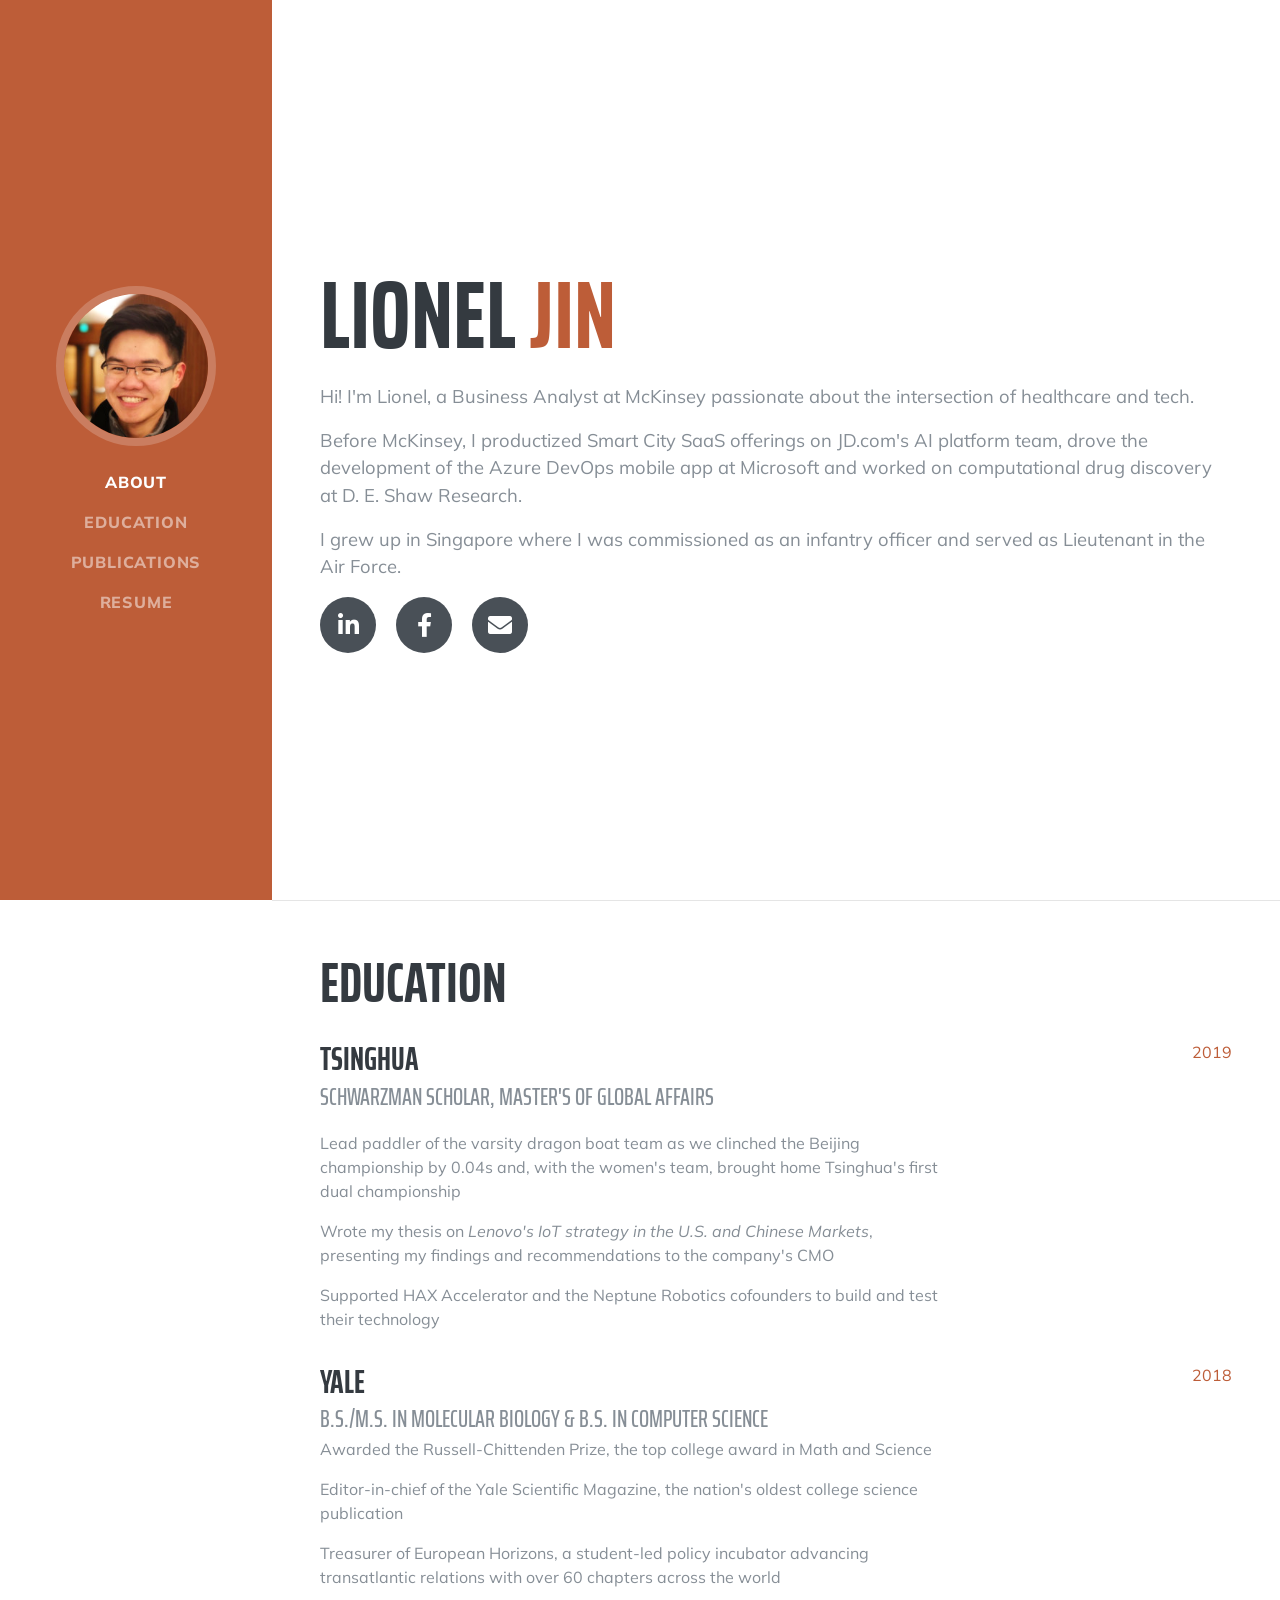
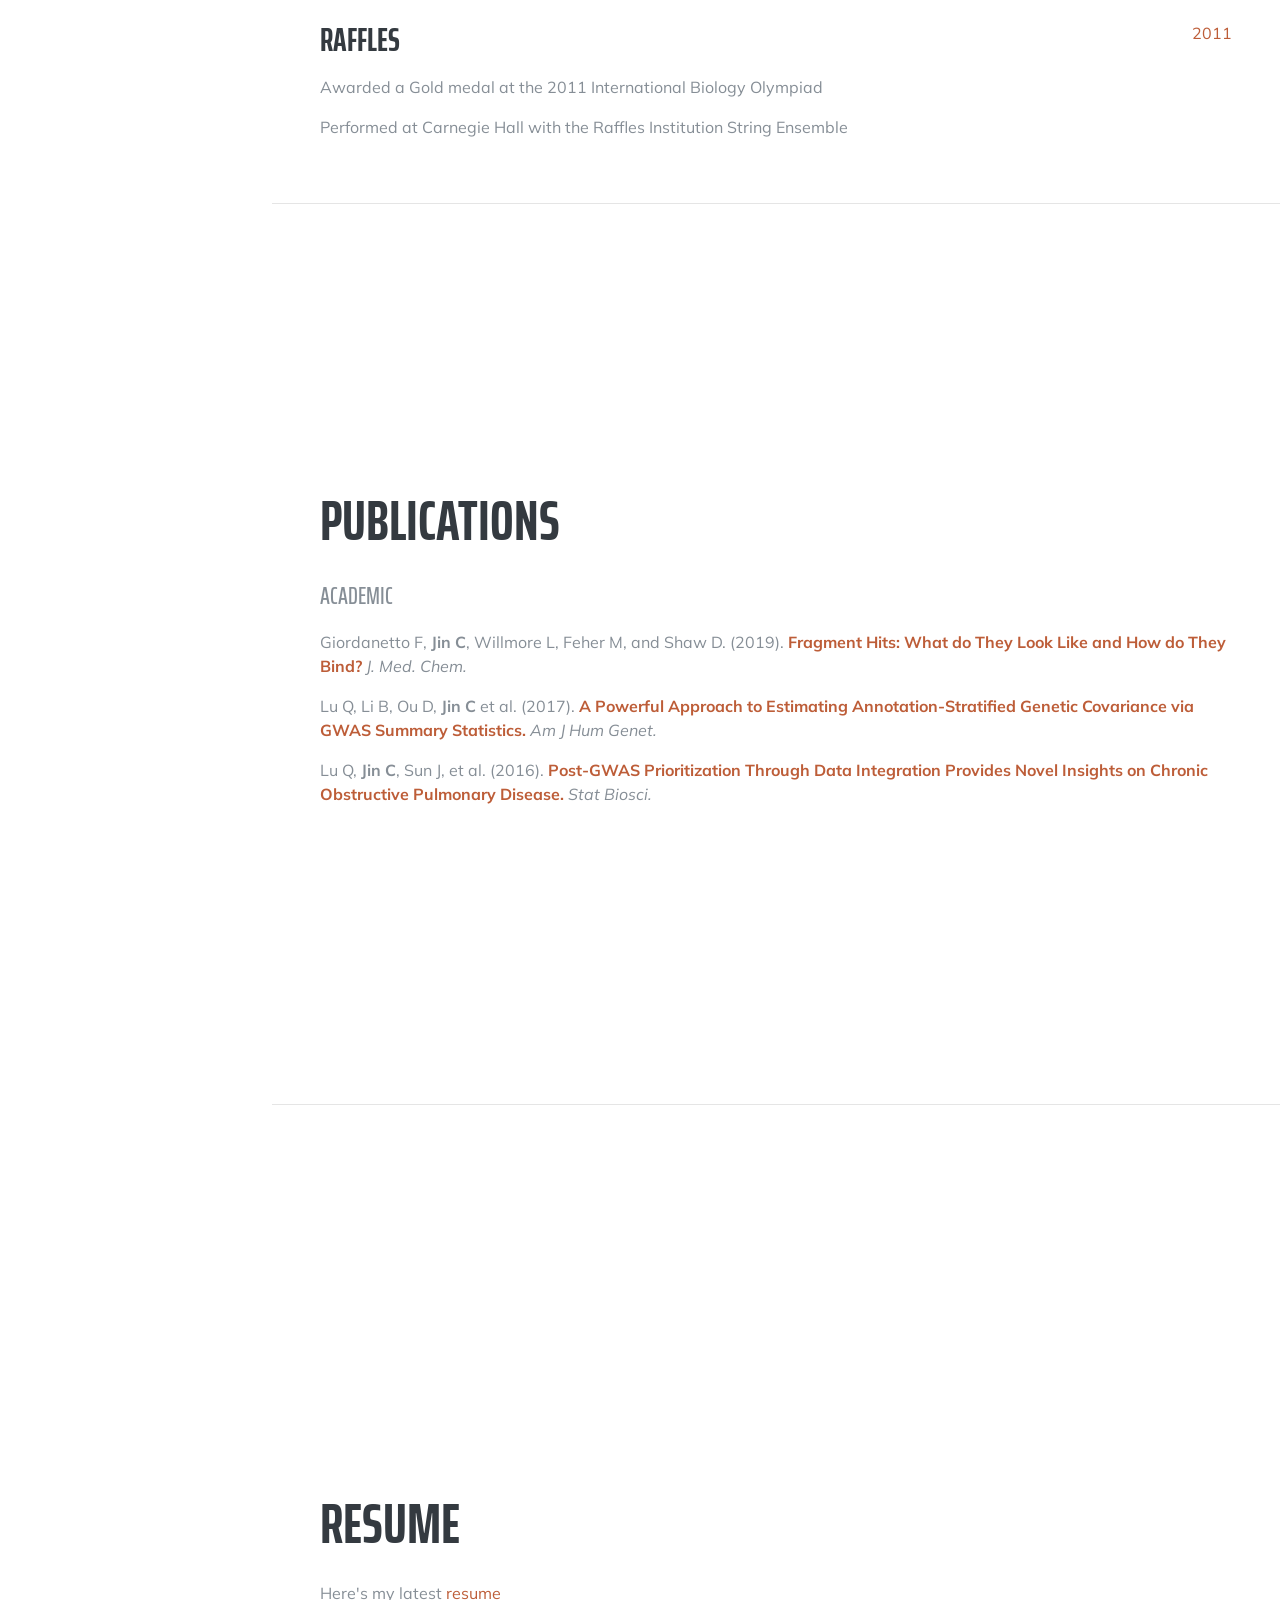
<file: index.html>
<!DOCTYPE html>
<html lang="en">

<head>

  <meta charset="utf-8">
  <meta name="viewport" content="width=device-width, initial-scale=1, shrink-to-fit=no">
  <meta name="description" content="">
  <meta name="author" content="">

  <title>Lionel Jin</title>

  <!-- Bootstrap core CSS -->
  <link href="vendor/bootstrap/css/bootstrap.min.css" rel="stylesheet">

  <!-- Custom fonts for this template -->
  <link href="https://fonts.googleapis.com/css?family=Saira+Extra+Condensed:500,700" rel="stylesheet">
  <link href="https://fonts.googleapis.com/css?family=Muli:400,400i,800,800i" rel="stylesheet">
  <link href="vendor/fontawesome-free/css/all.min.css" rel="stylesheet">

  <!-- Custom styles for this template -->
  <link href="css/resume.min.css" rel="stylesheet">

</head>

<body id="page-top">

  <nav class="navbar navbar-expand-lg navbar-dark bg-primary fixed-top" id="sideNav">
    <a class="navbar-brand js-scroll-trigger" href="#page-top">
      <span class="d-block d-lg-none">Lionel Jin</span>
      <span class="d-none d-lg-block">
        <img class="img-fluid img-profile rounded-circle mx-auto mb-2" src="img/profile.jpeg" alt="">
      </span>
    </a>
    <button class="navbar-toggler" type="button" data-toggle="collapse" data-target="#navbarSupportedContent" aria-controls="navbarSupportedContent" aria-expanded="false" aria-label="Toggle navigation">
      <span class="navbar-toggler-icon"></span>
    </button>
    <div class="collapse navbar-collapse" id="navbarSupportedContent">
      <ul class="navbar-nav">
        <li class="nav-item">
          <a class="nav-link js-scroll-trigger" href="#about">About</a>
        </li>
        <li class="nav-item">
          <a class="nav-link js-scroll-trigger" href="#education">Education</a>
        </li>
        <li class="nav-item">
          <a class="nav-link js-scroll-trigger" href="#publications">Publications</a>
        </li>
        <li class="nav-item">
          <a class="nav-link js-scroll-trigger" href="#resume">Resume</a>
        </li>
      </ul>
    </div>
  </nav>

  <div class="container-fluid p-0">

    <section class="resume-section p-3 p-lg-5 d-flex align-items-center" id="about">
      <div class="w-100">
        <span class="d-block d-lg-none">
          <img class="img-fluid img-profile rounded-circle mx-auto mb-2" src="img/profile.jpeg" alt="">
        </span><br>
        <h1 class="mb-4">Lionel
          <span class="text-primary">Jin</span>
        </h1>
        <p class="lead mb-3">Hi! I'm Lionel, a Business Analyst at McKinsey passionate about the intersection of healthcare and tech.</p>
        <p class="lead mb-3">Before McKinsey, I productized Smart City SaaS offerings on JD.com's AI platform team, drove the development of the Azure DevOps mobile app at Microsoft and worked on computational drug discovery at D. E. Shaw Research.</p>
        <p class="lead mb-3">I grew up in Singapore where I was commissioned as an infantry officer and served as Lieutenant in the Air Force.</p>
        <div class="social-icons">
          <a href="https://www.linkedin.com/in/lioneljin/">
            <i class="fab fa-linkedin-in"></i>
          </a>
          <a href="https://www.facebook.com/jinchentian">
            <i class="fab fa-facebook-f"></i>
          </a>
          <a href="mailto:lionel.jin18@gmail.com">
            <i class="fas fa-envelope"></i>
          </a>
        </div>
      </div>
    </section>

    <hr class="m-0">

    <section class="resume-section p-3 p-lg-5 d-flex align-items-center" id="education">
      <div class="w-100">
        <h2 class="mb-4">Education</h2>

        <div class="resume-item d-flex flex-column flex-md-row justify-content-between mb-3">
          <div class="resume-content">
            <h3 class="mb-0">Tsinghua</h3>
            <div class="subheading mb-3">Schwarzman Scholar, Master's of Global Affairs</div>
            <p>Lead paddler of the varsity dragon boat team as we clinched the Beijing championship by 0.04s and, with the women's team, brought home Tsinghua's first dual championship</p>
            <p>Wrote my thesis on <i>Lenovo's IoT strategy in the U.S. and Chinese Markets</i>, presenting my findings and recommendations to the company's CMO</p>
            <p>Supported HAX Accelerator and the Neptune Robotics cofounders to build and test their technology</p>
          </div>
          <div class="resume-date text-md-right">
            <span class="text-primary">2019</span>
          </div>
        </div>

        <div class="resume-item d-flex flex-column flex-md-row justify-content-between mb-3">
          <div class="resume-content">
            <h3 class="mb-0">Yale</h3>
            <div class="subheading mb-0">B.S./M.S. in Molecular Biology & B.S. in Computer Science</div>
            <p>Awarded the Russell-Chittenden Prize, the top college award in Math and Science</p>
            <p>Editor-in-chief of the Yale Scientific Magazine, the nation's oldest college science publication</p>
            <p>Treasurer of European Horizons, a student-led policy incubator advancing transatlantic relations with over 60 chapters across the world</p>
          </div>
          <div class="resume-date text-md-right">
            <span class="text-primary">2018</span>
          </div>
        </div>

        <div class="resume-item d-flex flex-column flex-md-row justify-content-between">
          <div class="resume-content">
            <h3 class="mb-0">Raffles</h3>
            <p></p>
            <p>Awarded a Gold medal at the 2011 International Biology Olympiad</p>
            <p>Performed at Carnegie Hall with the Raffles Institution String Ensemble</p>
          </div>
          <div class="resume-date text-md-right">
            <span class="text-primary">2011</span>
          </div>
        </div>

      </div>
    </section>

    <hr class="m-0">

    <section class="resume-section p-3 p-lg-5 d-flex align-items-center" id="publications">
      <div class="w-100">
        <h2 class="mb-4">Publications</h2>
        <div class="subheading mb-3">Academic</div>
        <p>Giordanetto F, <b>Jin C</b>, Willmore L, Feher M, and Shaw D. (2019). <b><a href="https://pubs.acs.org/doi/abs/10.1021/acs.jmedchem.8b01855">Fragment Hits: What do They Look Like and How do They Bind?</a></b> <i>J. Med. Chem.</i></p>
        <p>Lu Q, Li B, Ou D, <b>Jin C</b> et al. (2017). <b><a href="https://pubmed.ncbi.nlm.nih.gov/29220677/">A Powerful Approach to Estimating Annotation-Stratified Genetic Covariance via GWAS Summary Statistics.</a></b> <i>Am J Hum Genet.</i></p>
        <p>Lu Q, <b>Jin C</b>, Sun J, et al. (2016). <b><a href="https://pubmed.ncbi.nlm.nih.gov/27812370/">Post-GWAS Prioritization Through Data Integration Provides Novel Insights on Chronic Obstructive Pulmonary Disease.</a></b> <i>Stat Biosci.</i></p>
        
      </div>
    </section>

    <hr class="m-0">

    <section class="resume-section p-3 p-lg-5 d-flex align-items-center" id="resume">
      <div class="w-100">
        <h2 class="mb-4">Resume</h2>
        <p>Here's my latest <a href="files/resume.pdf">resume</a></p>
      </div>
    </section>

  </div>

  <!-- Bootstrap core JavaScript -->
  <script src="vendor/jquery/jquery.min.js"></script>
  <script src="vendor/bootstrap/js/bootstrap.bundle.min.js"></script>

  <!-- Plugin JavaScript -->
  <script src="vendor/jquery-easing/jquery.easing.min.js"></script>

  <!-- Custom scripts for this template -->
  <script src="js/resume.js"></script>

</body>

</html>
</file>
<file: css/resume.min.css>
/*!
 * Start Bootstrap - Resume v5.0.8 (https://startbootstrap.com/template-overviews/resume)
 * Copyright 2013-2019 Start Bootstrap
 * Licensed under MIT (https://github.com/BlackrockDigital/startbootstrap-resume/blob/master/LICENSE)
 */body{font-family:Muli,-apple-system,BlinkMacSystemFont,'Segoe UI',Roboto,'Helvetica Neue',Arial,sans-serif,'Apple Color Emoji','Segoe UI Emoji','Segoe UI Symbol','Noto Color Emoji';padding-top:54px;color:#868e96}@media (min-width:992px){body{padding-top:0;padding-left:17rem}}h1,h2,h3,h4,h5,h6{font-family:'Saira Extra Condensed',-apple-system,BlinkMacSystemFont,'Segoe UI',Roboto,'Helvetica Neue',Arial,sans-serif,'Apple Color Emoji','Segoe UI Emoji','Segoe UI Symbol','Noto Color Emoji';font-weight:700;text-transform:uppercase;color:#343a40}h1{font-size:6rem;line-height:5.5rem}h2{font-size:3.5rem}h3{font-size:2rem}p.lead{font-size:1.15rem;font-weight:400}.subheading{text-transform:uppercase;font-weight:500;font-family:'Saira Extra Condensed',-apple-system,BlinkMacSystemFont,'Segoe UI',Roboto,'Helvetica Neue',Arial,sans-serif,'Apple Color Emoji','Segoe UI Emoji','Segoe UI Symbol','Noto Color Emoji';font-size:1.5rem}.social-icons a{display:inline-block;height:3.5rem;width:3.5rem;background-color:#495057;color:#fff!important;border-radius:100%;text-align:center;font-size:1.5rem;line-height:3.5rem;margin-right:1rem}.social-icons a:last-child{margin-right:0}.social-icons a:hover{background-color:#bd5d38}.dev-icons{font-size:3rem}.dev-icons .list-inline-item i:hover{color:#bd5d38}#sideNav .navbar-nav .nav-item .nav-link{font-weight:800;letter-spacing:.05rem;text-transform:uppercase}#sideNav .navbar-toggler:focus{outline-color:#d48a6e}@media (min-width:992px){#sideNav{text-align:center;position:fixed;top:0;left:0;display:flex;flex-direction:column;width:17rem;height:100vh}#sideNav .navbar-brand{display:flex;margin:auto auto 0;padding:.5rem}#sideNav .navbar-brand .img-profile{max-width:10rem;max-height:10rem;border:.5rem solid rgba(255,255,255,.2)}#sideNav .navbar-collapse{display:flex;align-items:flex-start;flex-grow:0;width:100%;margin-bottom:auto}#sideNav .navbar-collapse .navbar-nav{flex-direction:column;width:100%}#sideNav .navbar-collapse .navbar-nav .nav-item{display:block}#sideNav .navbar-collapse .navbar-nav .nav-item .nav-link{display:block}}section.resume-section{padding-top:5rem!important;padding-bottom:5rem!important;max-width:75rem}section.resume-section .resume-item .resume-date{min-width:none}@media (min-width:768px){section.resume-section{min-height:100vh}section.resume-section .resume-item .resume-date{min-width:18rem}}@media (min-width:992px){section.resume-section{padding-top:3rem!important;padding-bottom:3rem!important}}.bg-primary{background-color:#bd5d38!important}.text-primary{color:#bd5d38!important}a{color:#bd5d38}a:active,a:focus,a:hover{color:#824027}
</file>
